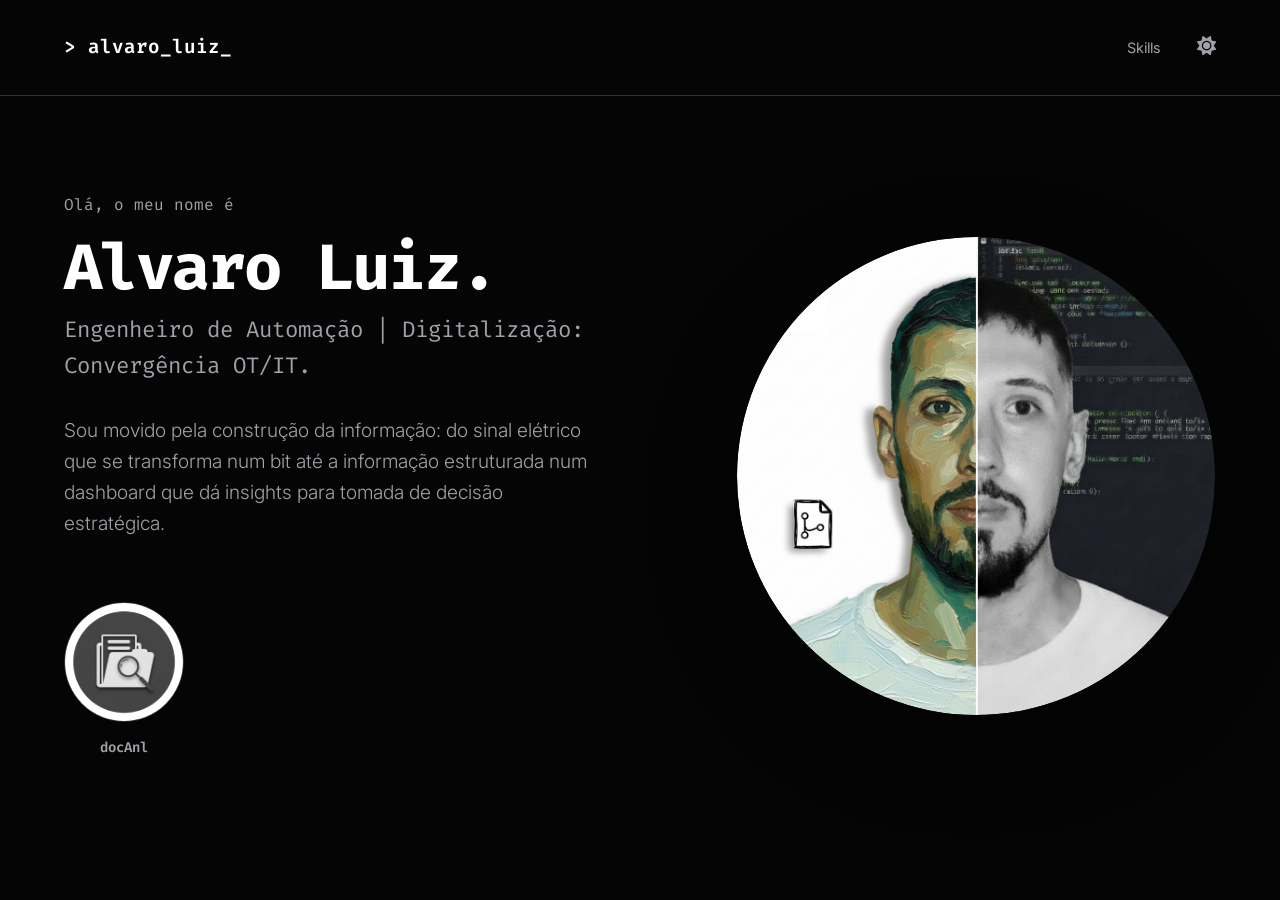
<file: web-dashboard/index.html>
<!DOCTYPE html>
<html lang="pt-PT" data-theme="dark">
<head>
    <meta charset="UTF-8">
    <meta name="viewport" content="width=device-width, initial-scale=1.0">
    <title>Alvaro Luiz | IT/OT Solutions</title>
    <link rel="stylesheet" href="home.css">
    <link href="https://fonts.googleapis.com/css2?family=Fira+Code:wght@400;600&family=Inter:wght@300;400;600&display=swap" rel="stylesheet">
    <link rel="stylesheet" href="https://cdnjs.cloudflare.com/ajax/libs/font-awesome/6.4.0/css/all.min.css">
</head>
<body>

    <nav class="navbar">
        <div class="logo">&gt; alvaro_luiz_</div>
        <div class="nav-links">
            <a href="#skills">Skills</a>
            <button id="theme-toggle" class="theme-btn" title="Alternar Modo"><i class="fas fa-sun"></i></button>
        </div>
    </nav>

    <header class="hero-split">
        
        <div class="hero-text">
            <p class="greeting">Olá, o meu nome é</p>
            <h1>Alvaro Luiz.</h1>
            <h2 class="role">Engenheiro de Automação | Digitalização: Convergência OT/IT.</h2>
            <p class="bio">
                Sou movido pela construção da informação: do sinal elétrico que se transforma num bit até a informação estruturada num dashboard que dá insights para tomada de decisão estratégica.
            </p>
            
            <div class="hero-actions">
                <a href="../integration/doc-analyst/frontend/app.html" class="app-link">
                    <div class="circle-container">
                        <img src="assets/doc-analyst-preview.jpg" alt="Preview Doc Analyst" class="cover-image">
                    </div>
                    <div class="link-label">docAnl</div>
                </a>
            </div>
        </div>

        <div class="hero-image">
            <div class="photo-wrapper">
                <img src="assets/perfil.jpg" alt="Foto de Alvaro Luiz" class="user-photo">
            </div>
        </div>

    </header>

    <script>
        const themeBtn = document.getElementById('theme-toggle');
        themeBtn.addEventListener('click', () => {
            const currentTheme = document.documentElement.getAttribute('data-theme');
            const newTheme = currentTheme === 'dark' ? 'corporate' : 'dark';
            document.documentElement.setAttribute('data-theme', newTheme);
            themeBtn.innerHTML = newTheme === 'dark' ? '<i class="fas fa-sun"></i>' : '<i class="fas fa-moon"></i>';
        });
    </script>
</body>
</html>
</file>
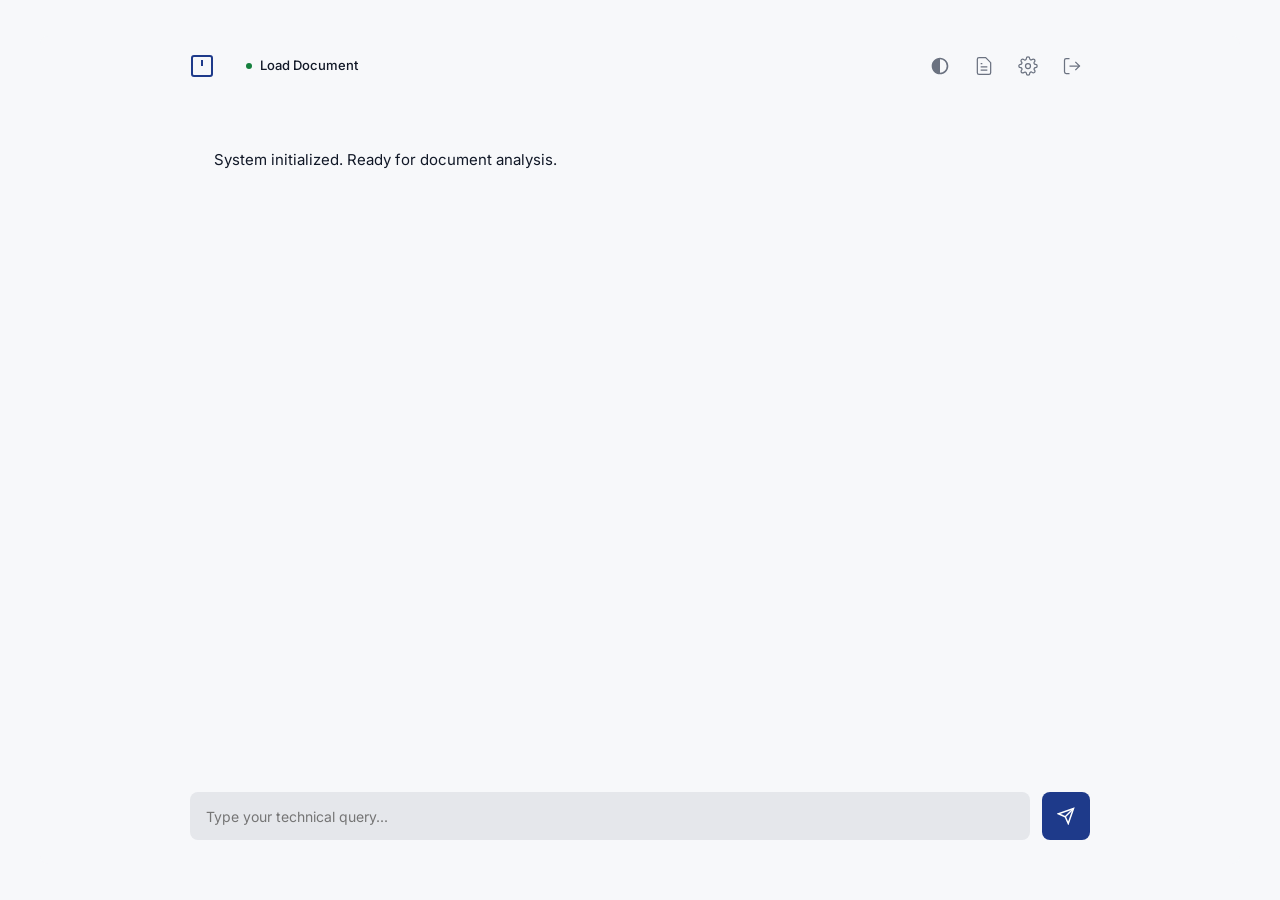
<file: integration/doc-analyst/frontend/app.html>
<!DOCTYPE html>
<html lang="en">
<head>
    <meta charset="UTF-8">
    <meta name="viewport" content="width=device-width, initial-scale=1.0">
    <title>Industrial Document Analyst</title>
    <link rel="stylesheet" href="style.css">
</head>
<body>
    <div class="app-container">
        
        <header class="top-bar">
            <div class="header-inner">
                
                <div class="header-left">
                    <div class="brand-icon">
                        <svg width="24" height="24" viewBox="0 0 24 24" fill="none" stroke="currentColor" stroke-width="2">
                            <rect x="2" y="2" width="20" height="20" rx="2"></rect>
                            <path d="M12 18h.01"></path>
                            <path d="M8 18h.01"></path>
                            <path d="M16 18h.01"></path>
                            <path d="M12 6v6"></path>
                        </svg>
                    </div>

                    <div class="file-upload-wrapper">
                        <input type="file" id="fileInput" accept=".pdf, .txt" class="hidden-input">
                        <label for="fileInput" class="upload-btn">
                            <span class="status-dot"></span>
                            <span id="fileName">Load Document</span>
                        </label>
                    </div>
                </div>

                <div class="header-right">
                    <div class="actions-group">
                        
                        <button class="icon-btn" onclick="toggleTheme()" title="Toggle Theme" id="themeBtn">
                            <svg id="moonIcon" width="20" height="20" viewBox="0 0 24 24" fill="currentColor" stroke="none" style="display: block;">
                                <path d="M12 22c5.523 0 10-4.477 10-10S17.523 2 12 2 2 6.477 2 12s4.477 10 10 10zm0-2V4a8 8 0 1 1 0 16z"></path>
                            </svg>
                            <svg id="sunIcon" width="20" height="20" viewBox="0 0 24 24" fill="none" stroke="currentColor" stroke-width="2" style="display: none;">
                                <circle cx="12" cy="12" r="9"></circle>
                                <circle cx="12" cy="12" r="3" fill="currentColor" stroke="none"></circle>
                            </svg>
                        </button>

                        <button class="icon-btn" onclick="toggleSelectionMode()" title="Report Mode">
                            <svg width="20" height="20" viewBox="0 0 24 24" fill="none" stroke="currentColor" stroke-width="1.5">
                                <path d="M14 2H6a2 2 0 0 0-2 2v16a2 2 0 0 0 2 2h12a2 2 0 0 0 2-2V8z"></path>
                                <line x1="16" y1="13" x2="8" y2="13"></line>
                                <line x1="16" y1="17" x2="8" y2="17"></line>
                                <polyline points="10 9 9 9 8 9"></polyline>
                            </svg>
                        </button>
                        
                        <div class="settings-wrapper">
                            <button class="icon-btn" onclick="toggleSettings()" title="Settings">
                                <svg width="20" height="20" viewBox="0 0 24 24" fill="none" stroke="currentColor" stroke-width="1.5">
                                    <circle cx="12" cy="12" r="3"></circle>
                                    <path d="M19.4 15a1.65 1.65 0 0 0 .33 1.82l.06.06a2 2 0 0 1 0 2.83 2 2 0 0 1-2.83 0l-.06-.06a1.65 1.65 0 0 0-1.82-.33 1.65 1.65 0 0 0-1 1.51V21a2 2 0 0 1-2 2 2 2 0 0 1-2-2v-.09A1.65 1.65 0 0 0 9 19.4a1.65 1.65 0 0 0-1.82.33l-.06.06a2 2 0 0 1-2.83 0 2 2 0 0 1 0-2.83l.06-.06a1.65 1.65 0 0 0 .33-1.82 1.65 1.65 0 0 0-1.51-1H3a2 2 0 0 1-2-2 2 2 0 0 1 2-2h.09A1.65 1.65 0 0 0 4.6 9a1.65 1.65 0 0 0-.33-1.82l-.06-.06a2 2 0 0 1 0-2.83 2 2 0 0 1 2.83 0l.06.06a1.65 1.65 0 0 0 1.82.33H9a1.65 1.65 0 0 0 1-1.51V3a2 2 0 0 1 2-2 2 2 0 0 1 2 2v.09a1.65 1.65 0 0 0 1 1.51 1.65 1.65 0 0 0 1.82-.33l.06-.06a2 2 0 0 1 2.83 0 2 2 0 0 1 0 2.83l-.06.06a1.65 1.65 0 0 0-.33 1.82V9a1.65 1.65 0 0 0 1.51 1H21a2 2 0 0 1 2 2 2 2 0 0 1-2 2h-.09a1.65 1.65 0 0 0-1.51 1z"></path>
                                </svg>
                            </button>
                            
                            <div class="settings-popover" id="settingsPanel">
                                <div class="popover-header">Connection Setup</div>
                                <div class="input-group">
                                    <input type="text" id="apiUrlInput" placeholder="Backend URL">
                                </div>
                                <div class="input-group">
                                    <input type="password" id="apiKeyInput" placeholder="API Key" autocomplete="off">
                                </div>
                                <button class="save-btn" onclick="saveConfig()">Save & Connect</button>
                            </div>
                        </div>

                        <a href="../../../web-dashboard/index.html" class="icon-btn" title="Back to Home">
                            <svg width="20" height="20" viewBox="0 0 24 24" fill="none" stroke="currentColor" stroke-width="1.5">
                                <path d="M9 21H5a2 2 0 0 1-2-2V5a2 2 0 0 1 2-2h4"></path>
                                <polyline points="16 17 21 12 16 7"></polyline>
                                <line x1="21" y1="12" x2="9" y2="12"></line>
                            </svg>
                        </a>

                    </div>
                </div>

            </div>
        </header>

        <main class="main-content">
            <div class="chat-interface" id="chatContainer">
                <div class="message-wrapper bot">
                    <div class="msg-content message">
                        System initialized. Ready for document analysis.
                    </div>
                </div>
            </div>

            <div class="input-region">
                <div class="input-wrapper" id="chatInputBar">
                    <input type="text" id="userQuestion" placeholder="Type your technical query..." autocomplete="off">
                    <button id="sendBtn" onclick="handleSubmission()">
                        <svg width="18" height="18" viewBox="0 0 24 24" fill="none" stroke="currentColor" stroke-width="2">
                            <line x1="22" y1="2" x2="11" y2="13"></line>
                            <polygon points="22 2 15 22 11 13 2 9 22 2"></polygon>
                        </svg>
                    </button>
                </div>

                <div class="selection-actions" id="selectionBar" style="display: none;">
                    <button class="action-btn secondary" onclick="selectAllMessages()">Select All</button>
                    <div style="display: flex; gap: 10px;">
                        <button class="action-btn cancel" onclick="toggleSelectionMode()">Cancel</button>
                        <button class="action-btn primary" onclick="confirmDownload()">Print Report</button>
                    </div>
                </div>
            </div>
        </main>
    </div>
    <script src="script.js"></script>
</body>
</html>
</file>
<file: web-dashboard/home.css>
:root[data-theme="dark"] {
    --bg-body: #050505;       
    --bg-card: #121212;       
    --border: #333333;        
    --border-highlight: #FFFFFF;
    --text-main: #FFFFFF;
    --text-muted: #A1A1AA;
    --accent: #FFFFFF;        
}

:root[data-theme="corporate"] {
    --bg-body: #F4F4F5;       
    --bg-card: #FFFFFF;       
    --border: #E4E4E7;        
    --border-highlight: #000000;
    --text-main: #18181B;     
    --text-muted: #71717A;
    --accent: #000000;
}

* { 
    box-sizing: border-box; 
    margin: 0; 
    padding: 0; 
}

body {
    background-color: var(--bg-body);
    color: var(--text-main);
    font-family: 'Inter', 'Helvetica Neue', Helvetica, sans-serif;
    line-height: 1.6;
    transition: background-color 0.4s ease, color 0.4s ease;
}

h1, h2, h3, .logo, .link-label {
    font-family: 'Fira Code', monospace;
}

.navbar {
    display: flex;
    justify-content: space-between;
    padding: 2rem 5%;
    align-items: center;
    border-bottom: 1px solid var(--border);
    max-width: 1400px;
    margin: 0 auto;
}

.logo {
    color: var(--text-main);
    font-weight: 600;
    font-size: 1.2rem;
}

.nav-links a {
    color: var(--text-muted);
    text-decoration: none;
    margin-left: 2rem;
    font-size: 0.9rem;
    transition: color 0.3s;
}

.nav-links a:hover { color: var(--text-main); }

.theme-btn {
    background: none;
    border: none;
    color: var(--text-muted);
    cursor: pointer;
    font-size: 1.2rem;
    margin-left: 2rem;
    transition: color 0.3s;
}

.theme-btn:hover { color: var(--text-main); }

.hero-split {
    display: flex;
    align-items: center;
    justify-content: space-between;
    max-width: 1400px;
    margin: 0 auto;
    padding: 6rem 5%;
    gap: 4rem;
    min-height: 80vh;
}

.hero-text {
    flex: 1;
    max-width: 700px;
}

.greeting { color: var(--text-muted); font-family: 'Fira Code', monospace; margin-bottom: 1rem; }
.hero-text h1 { font-size: 4rem; color: var(--text-main); line-height: 1.1; letter-spacing: -2px; margin-bottom: 0.5rem;}
.hero-text .role { font-size: 1.4rem; color: var(--text-muted); margin-bottom: 2rem; font-weight: 400;}
.hero-text .bio { margin-bottom: 4rem; font-size: 1.2rem; font-weight: 300; color: var(--text-muted);}

.hero-actions {
    display: flex;
    align-items: center;
    gap: 2rem;
}

.app-link {
    text-decoration: none;
    cursor: pointer;
    display: flex;
    flex-direction: column;
    align-items: center;
}

.circle-container {
    width: 120px;
    height: 120px;
    border-radius: 50%;
    overflow: hidden;
    border: 1px solid var(--border);
    box-shadow: inset 0 0 20px rgba(0,0,0,0.8);
    transition: all 0.3s ease;
    background-color: #000; 
}

.cover-image {
    width: 100%;
    height: 100%;
    object-fit: cover;
    filter: grayscale(100%) contrast(1.2);
    transition: transform 0.4s ease, filter 0.4s ease;
}

.app-link:hover .circle-container {
    transform: scale(1.05);
    border-color: var(--border-highlight);
    box-shadow: 0 0 20px rgba(255, 255, 255, 0.1);
}

.app-link:hover .cover-image {
    filter: grayscale(0%) contrast(1);
    transform: scale(1.1);
}

.link-label {
    margin-top: 15px;
    font-size: 14px;
    font-weight: 600;
    color: var(--text-muted);
    transition: color 0.3s;
}

.app-link:hover .link-label {
    color: var(--text-main);
}

.hero-image {
    flex: 1;
    display: flex;
    justify-content: flex-end;
    align-items: center;
}

.photo-wrapper {
    width: 480px;
    height: 480px;
    border: 1px solid var(--bg-body);
    background-color: var(--bg-body);
    border-radius: 50%; 
    box-shadow: 0 30px 80px rgba(0,0,0,0.5); 
    overflow: hidden;
}

.user-photo {
    width: 100%;
    height: 100%;
    object-fit: cover;
    border-radius: 50%;
    transition: transform 0.5s ease;
}

.hero-image:hover .user-photo {
    transform: scale(1.02);
}

@media (max-width: 1100px) {
    .hero-split { 
        flex-direction: column-reverse;
        text-align: center;
        padding: 4rem 5%;
    }
    .hero-text { align-items: center; display: flex; flex-direction: column; }
    .hero-image { justify-content: center; margin-bottom: 2rem; }
    .photo-wrapper { width: 300px; height: 300px; }
}
</file>
<file: integration/doc-analyst/frontend/style.css>
/* --- IMPORT FONTS --- */
@import url('https://fonts.googleapis.com/css2?family=Inter:wght@400;500;600&family=JetBrains+Mono:wght@400;500&display=swap');

:root {
    /* --- TEMA CLARO (Clean Mode) --- */
    --bg-body: #F7F8FA;       
    --bg-surface: #F7F8FA;    
    --bg-subtle: #E5E7EB;     
    --bg-user-msg: #EFF6FF;   
    
    --border: transparent;    
    
    --text-primary: #111827;  
    --text-secondary: #6B7280;
    --text-inverse: #FFFFFF;  
    
    --accent: #1E3A8A;        
    --accent-hover: #172554;
    --accent-light: #DBEAFE;  
    
    --status-success: #15803D;
    --status-warning: #B45309;
    --status-error: #B91C1C;
    
    --radius: 8px;            
    --shadow-sm: none; 
    --header-height: 60px;
    --max-width: 1200px;
    
    --font-ui: 'Inter', system-ui, sans-serif;
    --font-mono: 'JetBrains Mono', monospace;
}

/* --- TEMA ESCURO --- */
[data-theme="dark"] {
    --bg-body: #0F172A;       
    --bg-surface: #0F172A;    
    --bg-subtle: #1E293B;     
    --bg-user-msg: #1E3A8A;   
    
    --border: transparent;        
    
    --text-primary: #F8FAFC;  
    --text-secondary: #94A3B8;
    --text-inverse: #FFFFFF;
    
    --accent: #3B82F6;        
    --accent-hover: #2563EB;
    --accent-light: #1E3A8A;  
    
    --status-success: #4ADE80; 
    --status-warning: #FBBF24; 
    --status-error: #F87171;   
    
    --shadow-sm: none; 
}

* { box-sizing: border-box; margin: 0; padding: 0; outline: none; }

body {
    background-color: var(--bg-body);
    color: var(--text-primary);
    font-family: var(--font-ui);
    font-size: 14px;
    line-height: 1.5;
    height: 100vh;
    display: flex;
    align-items: center;
    justify-content: center;
    transition: background-color 0.3s ease, color 0.3s ease;
}

/* --- APP STRUCTURE --- */
.app-container {
    display: flex;
    flex-direction: column;
    width: 100%;
    max-width: var(--max-width);
    height: 92vh;
    background-color: var(--bg-surface);
    border: none;
    box-shadow: none;
    border-radius: var(--radius);
    overflow: hidden;
    transition: background-color 0.3s ease;
}

/* --- TOP BAR --- */
.top-bar {
    height: var(--header-height);
    background-color: var(--bg-surface);
    display: flex; 
    align-items: center; 
    padding: 0; 
    flex-shrink: 0;
    justify-content: center; 
    transition: background-color 0.3s ease;
}

.header-inner {
    width: 100%;
    max-width: 900px;
    display: flex;
    justify-content: space-between;
    align-items: center;
}

.header-left, .header-right {
    display: flex;
    align-items: center;
    gap: 16px;
}

.brand-icon {
    color: var(--accent);
    display: flex;
    align-items: center;
}

/* Upload Button */
.file-upload-wrapper { display: flex; align-items: center; }
.hidden-input { display: none; }

.upload-btn {
    display: flex; align-items: center; gap: 8px; font-size: 13px; font-weight: 500;
    color: var(--text-primary); 
    background-color: transparent; 
    border: none; 
    padding: 8px 16px; border-radius: var(--radius);
    cursor: pointer; transition: all 0.2s ease-out;
}
.upload-btn:hover { background-color: var(--bg-subtle); }

.status-dot { 
    width: 6px; height: 6px; border-radius: 50%; 
    background-color: var(--status-success);
    transition: background-color 0.3s;
}

/* Ícones de Ação */
.actions-group { display: flex; gap: 8px; }

.icon-btn {
    width: 36px; height: 36px;
    background: transparent; border: none;
    border-radius: var(--radius); color: var(--text-secondary);
    cursor: pointer; display: flex; align-items: center; justify-content: center;
    transition: all 0.2s ease-out;
}
.icon-btn:hover { background-color: var(--bg-subtle); color: var(--text-primary); }

/* --- MAIN CONTENT --- */
.main-content {
    flex: 1; display: flex; flex-direction: column;
    background-color: var(--bg-body);
    transition: background-color 0.3s ease;
    overflow: hidden;
}

/* --- CHAT AREA --- */
.chat-interface {
    flex: 1; overflow-y: auto; padding: 32px; display: flex; flex-direction: column; gap: 24px;
    scrollbar-width: thin; scrollbar-color: var(--text-secondary) transparent;
}

/* WRAPPER DAS MENSAGENS */
.message-wrapper { 
    display: flex; 
    align-items: flex-start; 
    gap: 12px; 
    width: 100%; 
    max-width: 900px; 
    margin: 0 auto; 
}

/* ALINHAMENTOS */
/* Robô: Alinha à esquerda (Padrão) */
.message-wrapper.bot {
    justify-content: flex-start;
}

/* Usuário: Alinha à direita */
.message-wrapper.user {
    justify-content: flex-end;
}

.message { flex: 1; font-size: 15px; line-height: 1.6; }

.msg-content {
    padding: 20px 24px; 
    border-radius: var(--radius); 
    position: relative;
    transition: background-color 0.3s ease;
    max-width: 85%; /* Impede que o texto ocupe a linha toda, melhorando a leitura */
}

/* Estilo Robô */
.bot .msg-content { 
    background-color: transparent; 
    border: none; 
    color: var(--text-primary); 
    text-align: left;
}

/* Estilo Usuário */
.user .msg-content { 
    background-color: transparent; 
    border: none; 
    color: var(--accent); 
    text-align: right; /* Alinha o texto à direita para criar a "borda" visual */
}

[data-theme="dark"] .user .msg-content { 
    color: var(--text-inverse); 
}

/* --- INPUT AREA --- */
.input-region {
    background-color: var(--bg-surface); border-top: none; padding: 24px;
    transition: background-color 0.3s ease;
}
.input-wrapper { display: flex; gap: 12px; max-width: 900px; margin: 0 auto; background-color: var(--bg-surface); height: 48px; }

.input-wrapper input {
    flex: 1; background-color: var(--bg-subtle); border: none;
    border-radius: var(--radius); color: var(--text-primary); padding: 0 16px;
    font-size: 14px; font-family: var(--font-ui); transition: all 0.2s;
}
.input-wrapper input:focus { box-shadow: 0 0 0 2px var(--accent); } 

.input-wrapper button {
    width: 48px; height: 48px; background-color: var(--accent); border: none;
    border-radius: var(--radius); color: var(--text-inverse); cursor: pointer;
    display: flex; align-items: center; justify-content: center; transition: background-color 0.2s; flex-shrink: 0;
}
.input-wrapper button:hover { background-color: var(--accent-hover); }

/* --- SETTINGS POPOVER --- */
.settings-wrapper { position: relative; }
.settings-popover {
    display: none; position: absolute; 
    top: 45px; right: 0;
    width: 300px;
    background-color: var(--bg-subtle); 
    border: none; border-radius: var(--radius);
    padding: 20px; z-index: 100; box-shadow: 0 10px 25px rgba(0,0,0,0.15);
}
.settings-popover.active { display: block; animation: fadeIn 0.15s ease-out; }
.popover-header { font-size: 14px; font-weight: 600; color: var(--text-primary); margin-bottom: 12px; padding-bottom: 8px; border-bottom: 1px solid rgba(0,0,0,0.05); }
.input-group { margin-bottom: 12px; }
.settings-popover input {
    width: 100%; height: 36px; padding: 0 12px; 
    border: none; border-radius: var(--radius);
    font-size: 13px; color: var(--text-primary); background-color: var(--bg-body); 
}
.save-btn {
    width: 100%; height: 36px; background-color: var(--accent); color: var(--text-inverse);
    border: none; border-radius: var(--radius); font-size: 13px; font-weight: 500; cursor: pointer;
}
.save-btn:hover { background-color: var(--accent-hover); }

/* --- SELECTION MODE --- */
.msg-checkbox {
    display: none; appearance: none; width: 18px; height: 18px;
    border: 1px solid var(--text-secondary); border-radius: 4px; margin-top: 22px; cursor: pointer;
    background-color: transparent; flex-shrink: 0;
}
.msg-checkbox:checked {
    background-color: var(--accent); border-color: var(--accent);
    background-image: url("data:image/svg+xml,%3csvg viewBox='0 0 16 16' fill='white' xmlns='http://www.w3.org/2000/svg'%3e%3cpath d='M12.207 4.793a1 1 0 010 1.414l-5 5a1 1 0 01-1.414 0l-2-2a1 1 0 011.414-1.414L6.5 9.086l4.293-4.293a1 1 0 011.414 0z'/%3e%3c/svg%3e");
}
body.selection-mode .msg-checkbox { display: block; }

.selection-actions { display: flex; justify-content: space-between; align-items: center; height: 48px; max-width: 900px; margin: 0 auto; }
.action-btn { height: 40px; padding: 0 20px; border-radius: var(--radius); font-size: 13px; font-weight: 500; cursor: pointer; transition: all 0.2s; }
.action-btn.primary { background-color: var(--accent); color: var(--text-inverse); border: none; }
.action-btn.secondary { background-color: var(--bg-subtle); color: var(--text-primary); border: none; }
.action-btn.cancel { background-color: transparent; color: var(--status-error); border: none; }

@keyframes fadeIn { from { opacity: 0; transform: translateY(4px); } to { opacity: 1; transform: translateY(0); } }

.icon-btn {
    width: 36px; height: 36px;
    background: transparent; border: none;
    border-radius: var(--radius); color: var(--text-secondary);
    cursor: pointer; display: flex; align-items: center; justify-content: center;
    transition: all 0.2s ease-out;
    
    /* ADICIONE ISSO: Remove sublinhado caso seja um link */
    text-decoration: none; 
}
</file>
